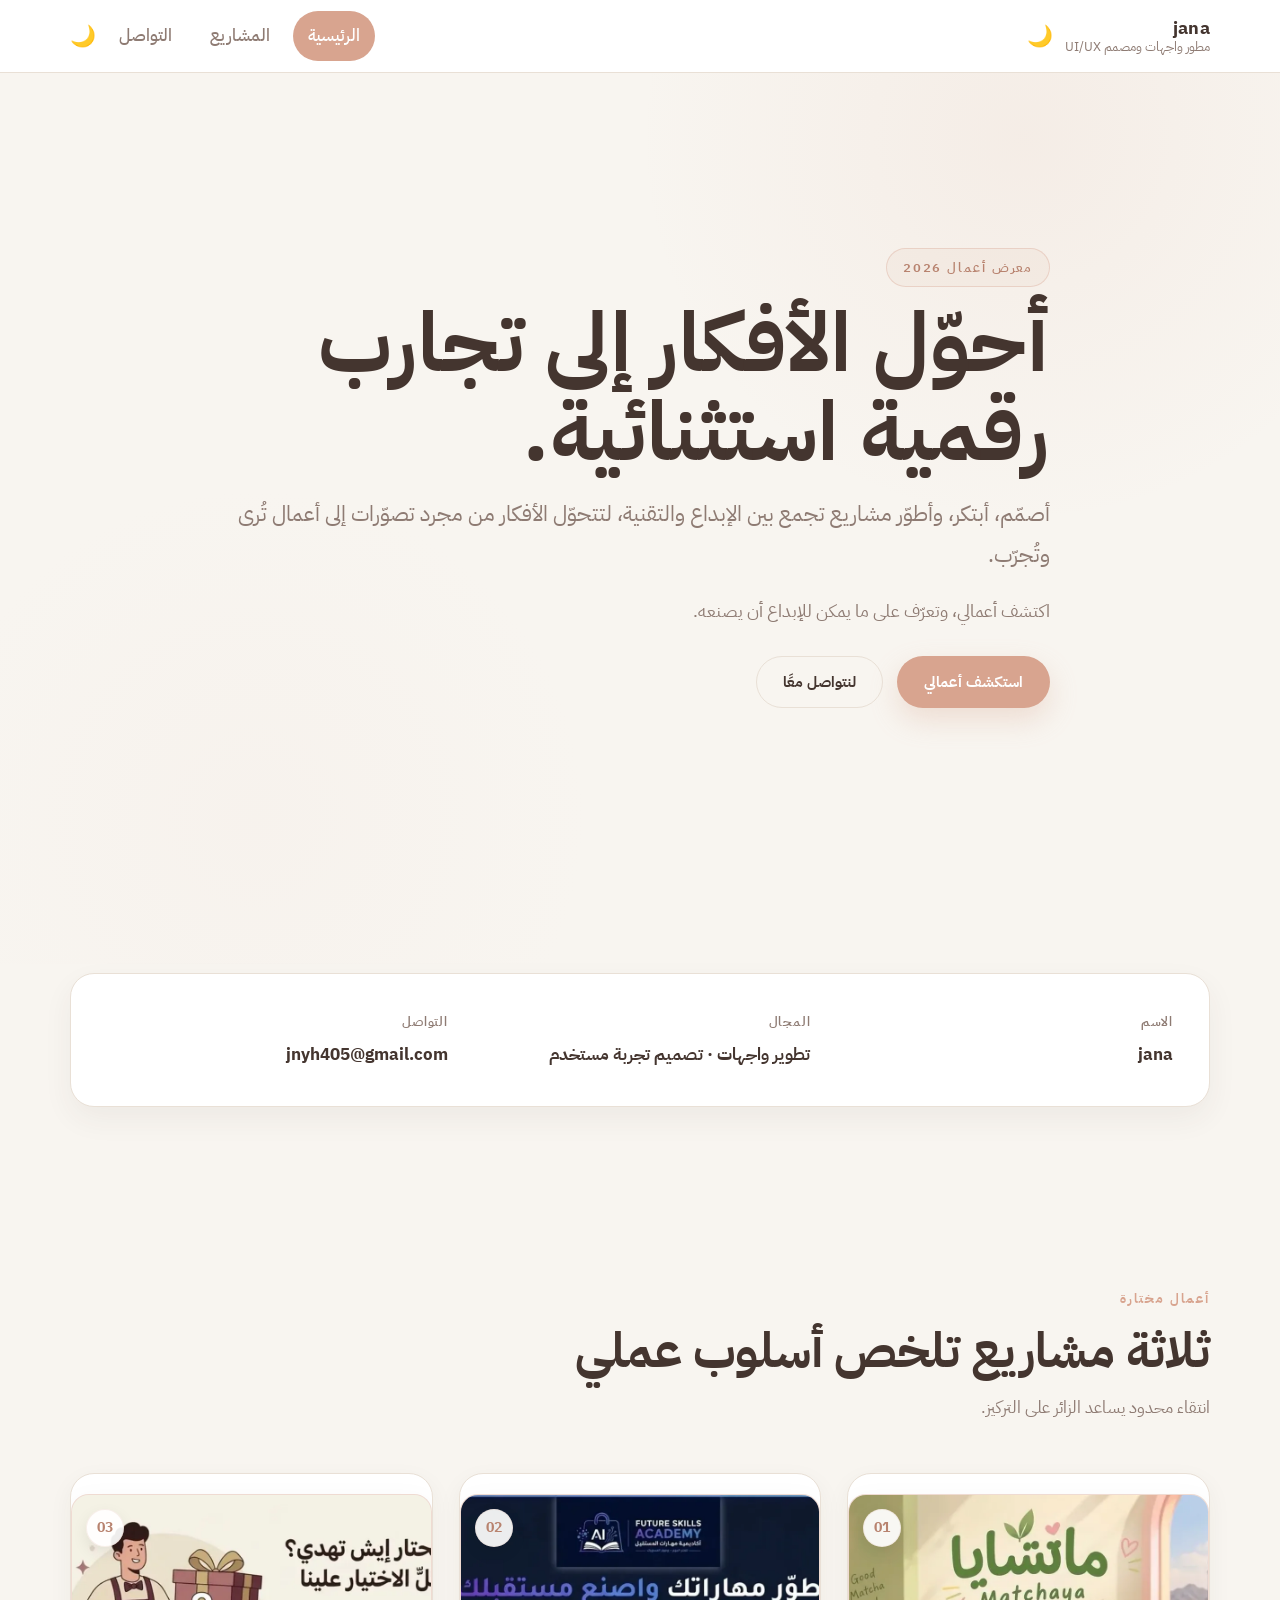
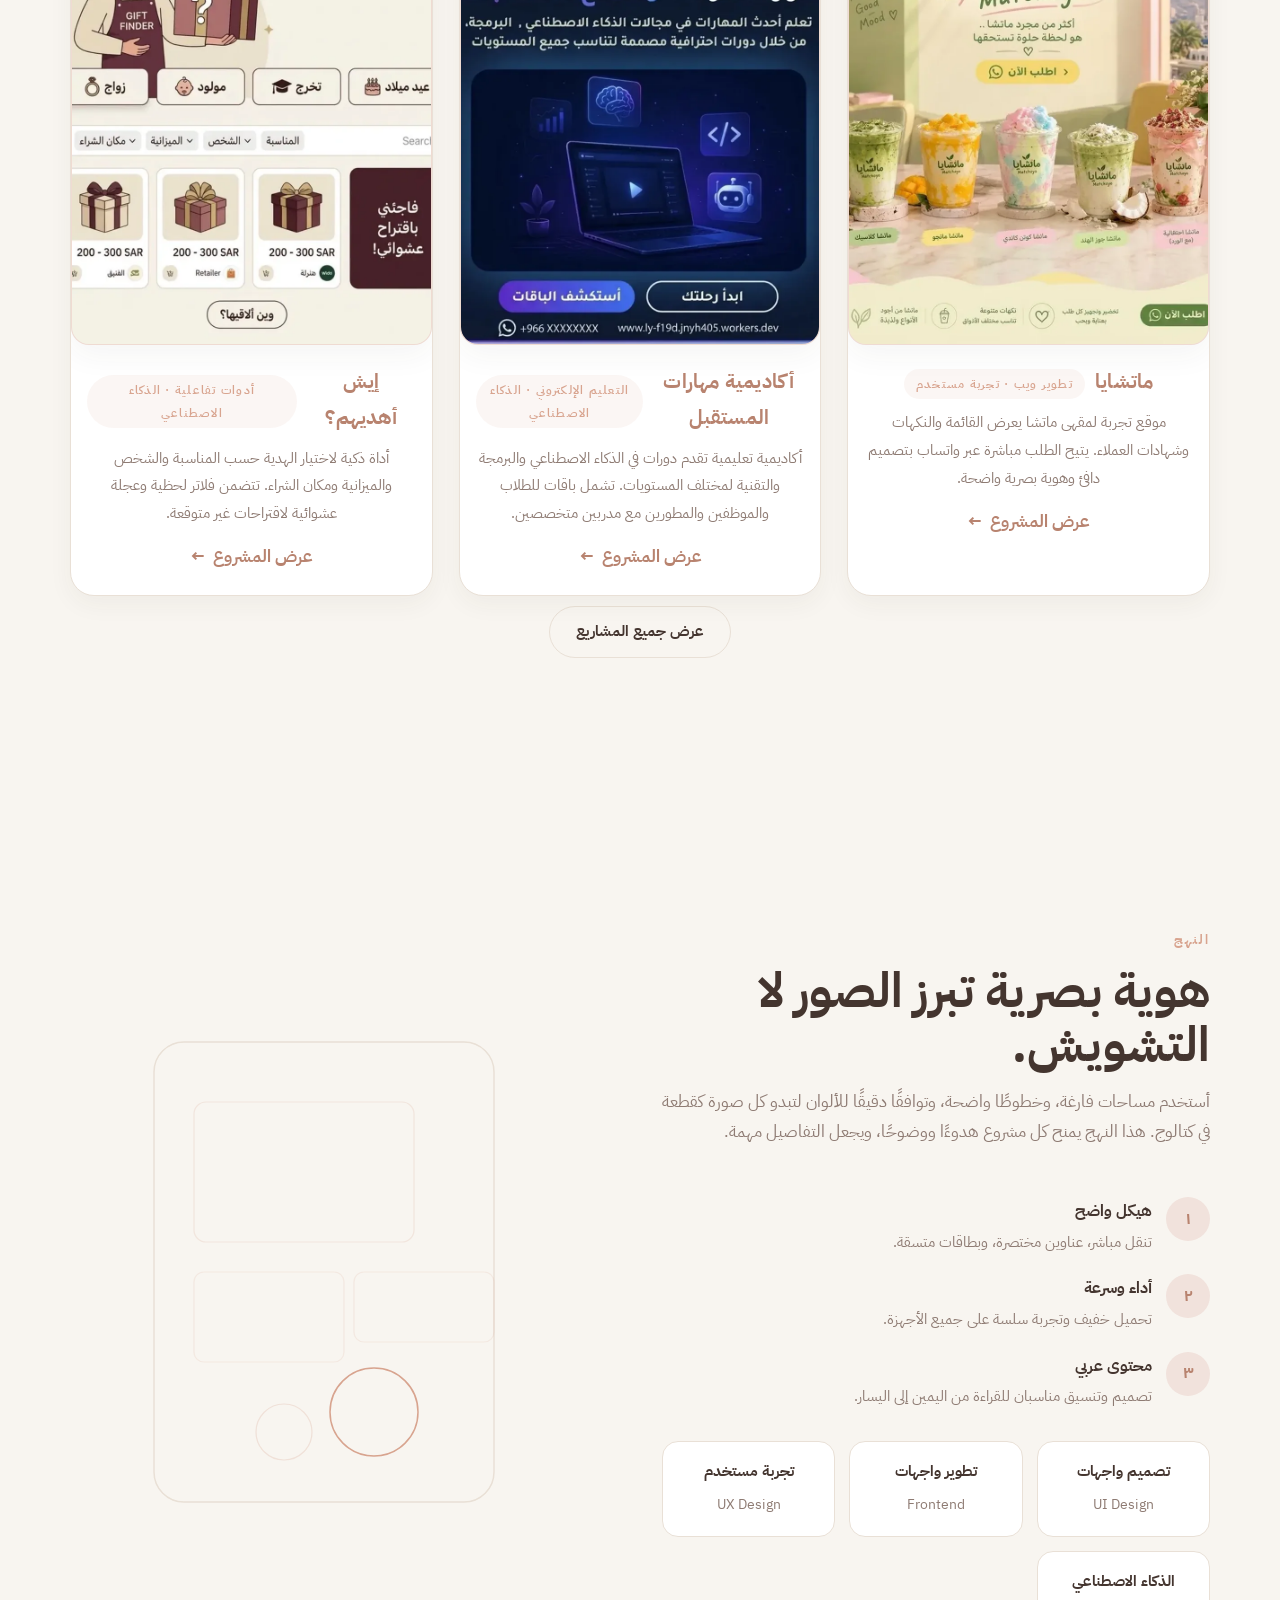
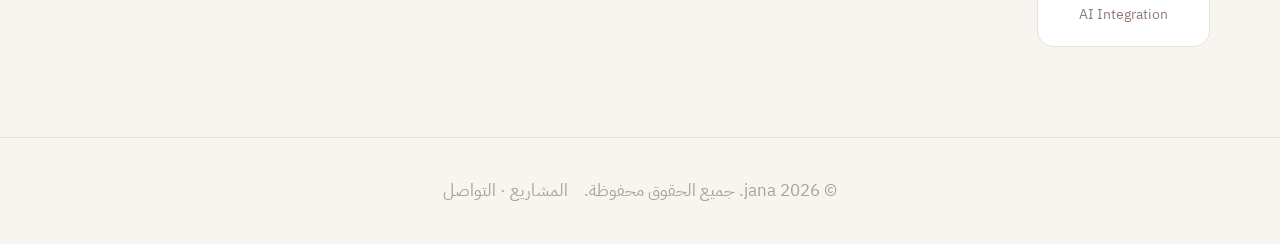
<file: index.html>
<!DOCTYPE html>
<html lang="ar" dir="rtl">
<head>
  <meta charset="UTF-8">
  <meta name="viewport" content="width=device-width, initial-scale=1.0">
  <script>
    (function() {
      var saved = localStorage.getItem("theme");
      var prefersDark = window.matchMedia("(prefers-color-scheme: dark)").matches;
      if (saved) {
        document.documentElement.setAttribute("data-theme", saved);
      } else if (prefersDark) {
        document.documentElement.setAttribute("data-theme", "dark");
      }
    })();
  </script>
  <title>jana | معرض أعمال</title>
  <meta name="description" content="معرض أعمال رقمية بهوية هادئة وراقية.">
  <link rel="preconnect" href="https://fonts.googleapis.com">
  <link rel="preconnect" href="https://fonts.gstatic.com" crossorigin>
  <link href="https://fonts.googleapis.com/css2?family=IBM+Plex+Sans+Arabic:wght@300;400;500;600;700&display=swap" rel="stylesheet">
  <link rel="stylesheet" href="assets/css/style.css">
</head>
<body>
  <header class="site-header">
    <div class="container header-inner">
      <div class="brand-group">
        <a class="brand" href="index.html" aria-label="الصفحة الرئيسية">
          <span class="brand-name">jana</span>
          <span class="brand-role">مطور واجهات ومصمم UI/UX</span>
        </a>
      </div>
      <div class="header-controls">
        <button class="theme-toggle nav-theme-toggle" type="button" aria-label="التبديل للوضع الليلي" title="الوضع الليلي">🌙</button>
        <button class="nav-toggle" type="button" aria-expanded="false" aria-label="فتح القائمة">
          <span></span>
        </button>
      </div>
      <nav class="nav" aria-label="التنقل الرئيسي">
        <a class="nav-link is-active" href="index.html">الرئيسية</a>
        <a class="nav-link" href="projects.html">المشاريع</a>
        <a class="nav-link" href="contact.html">التواصل</a>
        <button class="theme-toggle nav-theme-toggle" type="button" aria-label="التبديل للوضع الليلي" title="الوضع الليلي">🌙</button>
      </nav>
    </div>
  </header>

  <main class="site-main">
    <section class="hero" aria-labelledby="hero-title">
      <div class="container hero-content">
        <span class="hero-kicker" data-reveal>معرض أعمال 2026</span>
        <h1 class="hero-title" id="hero-title" data-reveal>أحوّل الأفكار إلى تجارب رقمية استثنائية.</h1>
        <p class="hero-role" data-reveal>أصمّم، أبتكر، وأطوّر مشاريع تجمع بين الإبداع والتقنية، لتتحوّل الأفكار من مجرد تصوّرات إلى أعمال تُرى وتُجرّب.</p>
        <p class="hero-text" data-reveal>اكتشف أعمالي، وتعرّف على ما يمكن للإبداع أن يصنعه.</p>
        <div class="hero-actions" data-reveal>
          <a class="button button-primary" href="projects.html">استكشف أعمالي</a>
          <a class="button button-outline" href="contact.html">لنتواصل معًا</a>
        </div>
      </div>
    </section>

    <section class="section">
      <div class="container">
        <div class="contact-strip" data-reveal>
          <div class="contact-chip">
            <span class="contact-label">الاسم</span>
            <strong class="contact-value">jana</strong>
          </div>
          <div class="contact-chip">
            <span class="contact-label">المجال</span>
            <strong class="contact-value">تطوير واجهات · تصميم تجربة مستخدم</strong>
          </div>
          <div class="contact-chip">
            <span class="contact-label">التواصل</span>
            <strong class="contact-value">jnyh405@gmail.com</strong>
          </div>
        </div>
      </div>
    </section>

    <section class="section">
      <div class="container">
        <header class="section-heading" data-reveal>
          <span class="section-kicker">أعمال مختارة</span>
          <h2 class="section-title">ثلاثة مشاريع تلخص أسلوب عملي</h2>
          <p class="section-text">انتقاء محدود يساعد الزائر على التركيز.</p>
        </header>

        <div class="project-grid featured-grid" data-reveal>
          <article class="project-card" data-reveal>
            <div class="project-frame">
              <img src="assets/images/matcha2.webp" alt="ماتشايا - واجهة موقع مقهى ماتشا" width="800" height="1000" loading="lazy">
              <span class="project-number">01</span>
            </div>
            <div class="project-head">
              <h3 class="project-title">ماتشايا</h3>
              <span class="project-category">تطوير ويب · تجربة مستخدم</span>
            </div>
            <p class="project-description">
              موقع تجربة لمقهى ماتشا يعرض القائمة والنكهات وشهادات العملاء. يتيح الطلب مباشرة عبر واتساب بتصميم دافئ وهوية بصرية واضحة.
            </p>
            <a class="project-link" href="https://raspy-limit-0e07.jnyh405.workers.dev">عرض المشروع</a>
          </article>

          <article class="project-card">
            <div class="project-frame">
              <img src="assets/images/academy.webp" alt="أكاديمية مهارات المستقبل - واجهة دورات تعليمية" width="800" height="1000" loading="lazy">
              <span class="project-number">02</span>
            </div>
            <div class="project-head">
              <h3 class="project-title">أكاديمية مهارات المستقبل</h3>
              <span class="project-category">التعليم الإلكتروني · الذكاء الاصطناعي</span>
            </div>
            <p class="project-description">
              أكاديمية تعليمية تقدم دورات في الذكاء الاصطناعي والبرمجة والتقنية لمختلف المستويات. تشمل باقات للطلاب والموظفين والمطورين مع مدربين متخصصين.
            </p>
            <a class="project-link" href="https://solitary-butterfly-f19d.jnyh405.workers.dev">عرض المشروع</a>
          </article>

          <article class="project-card">
            <div class="project-frame">
              <img src="assets/images/gift.webp" alt="إيش أهديهم؟ - أداة اختيار الهدايا الذكية" width="800" height="1000" loading="lazy">
              <span class="project-number">03</span>
            </div>
            <div class="project-head">
              <h3 class="project-title">إيش أهديهم؟</h3>
              <span class="project-category">أدوات تفاعلية · الذكاء الاصطناعي</span>
            </div>
            <p class="project-description">
              أداة ذكية لاختيار الهدية حسب المناسبة والشخص والميزانية ومكان الشراء. تتضمن فلاتر لحظية وعجلة عشوائية لاقتراحات غير متوقعة.
            </p>
            <a class="project-link" href="https://royal-king-b152.jnyh405.workers.dev">عرض المشروع</a>
          </article>
        </div>

        <div class="section" style="text-align: center; padding-top: 10px;">
          <a class="button button-outline" href="projects.html">عرض جميع المشاريع</a>
        </div>
      </div>
    </section>

    <section class="section">
      <div class="container">
        <div class="about-grid">
          <div data-reveal>
            <header class="section-heading">
              <span class="section-kicker">النهج</span>
              <h2 class="section-title">هوية بصرية تبرز الصور لا التشويش.</h2>
              <p class="section-text">
                أستخدم مساحات فارغة، وخطوطًا واضحة، وتوافقًا دقيقًا للألوان لتبدو كل صورة كقطعة في كتالوج. هذا النهج يمنح كل مشروع هدوءًا ووضوحًا، ويجعل التفاصيل مهمة.
              </p>
            </header>
            <div class="about-list">
              <div class="about-item">
                <span class="about-icon">١</span>
                <div>
                  <strong>هيكل واضح</strong>
                  <p>تنقل مباشر، عناوين مختصرة، وبطاقات متسقة.</p>
                </div>
              </div>
              <div class="about-item">
                <span class="about-icon">٢</span>
                <div>
                  <strong>أداء وسرعة</strong>
                  <p>تحميل خفيف وتجربة سلسة على جميع الأجهزة.</p>
                </div>
              </div>
              <div class="about-item">
                <span class="about-icon">٣</span>
                <div>
                  <strong>محتوى عربي</strong>
                  <p>تصميم وتنسيق مناسبان للقراءة من اليمين إلى اليسار.</p>
                </div>
              </div>
            </div>
            <div class="skills-grid" data-reveal>
              <div class="skill-card">
                <strong>تصميم واجهات</strong>
                <span>UI Design</span>
              </div>
              <div class="skill-card">
                <strong>تطوير واجهات</strong>
                <span>Frontend</span>
              </div>
              <div class="skill-card">
                <strong>تجربة مستخدم</strong>
                <span>UX Design</span>
              </div>
              <div class="skill-card">
                <strong>الذكاء الاصطناعي</strong>
                <span>AI Integration</span>
              </div>
            </div>
          </div>
          <div class="about-image" data-reveal style="text-align:center;">
            <svg width="420" height="520" viewBox="0 0 420 520" fill="none" xmlns="http://www.w3.org/2000/svg" role="img" aria-label="زخرفة مجردة">
              <rect x="20" y="20" width="340" height="460" rx="30" stroke="var(--border)" stroke-width="1.5"/>
              <rect x="60" y="80" width="220" height="140" rx="12" stroke="rgba(216,164,143,0.2)" stroke-width="1.2"/>
              <rect x="60" y="250" width="150" height="90" rx="10" stroke="rgba(216,164,143,0.15)" stroke-width="1.2"/>
              <rect x="220" y="250" width="140" height="70" rx="10" stroke="rgba(216,164,143,0.15)" stroke-width="1.2"/>
              <circle cx="240" cy="390" r="44" stroke="var(--accent)" stroke-width="1.5"/>
              <circle cx="150" cy="410" r="28" stroke="rgba(216,164,143,0.25)" stroke-width="1.2"/>
            </svg>
          </div>
        </div>
      </div>
    </section>
  </main>

  <footer class="site-footer">
    <div class="container footer-inner">
      <span>© 2026 jana. جميع الحقوق محفوظة.</span>
      <div>
        <a href="projects.html">المشاريع</a> ·
        <a href="contact.html">التواصل</a>
      </div>
    </div>
  </footer>

  <script src="assets/js/main.js"></script>
</body>
</html>
</file>
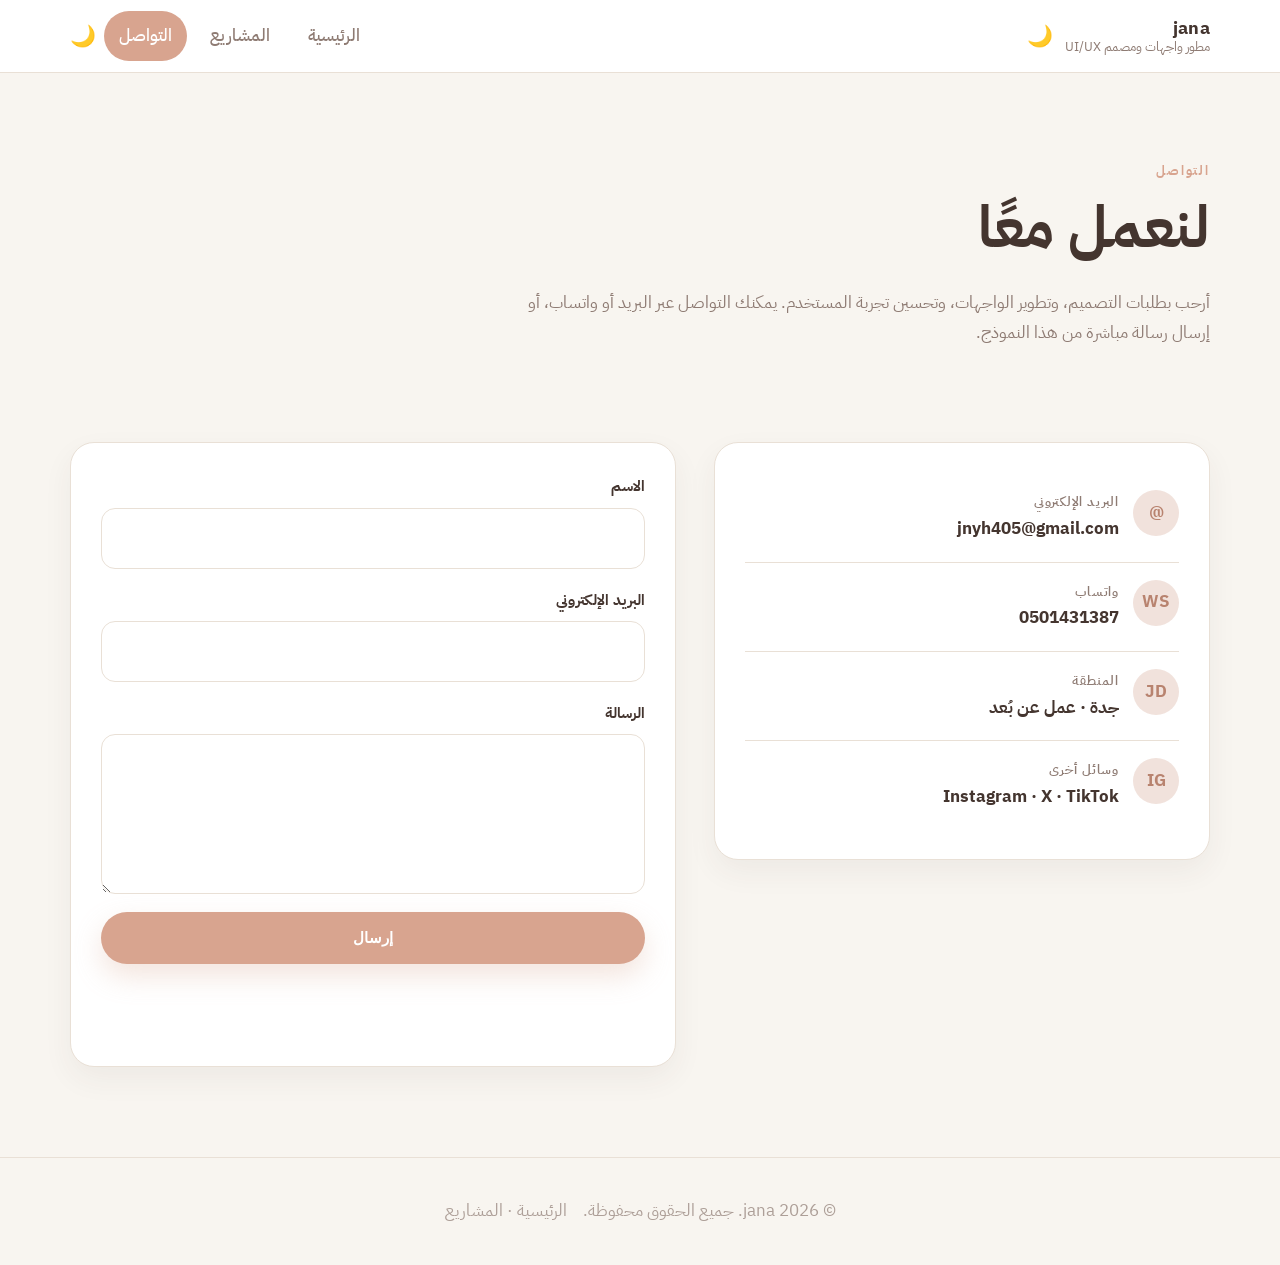
<file: contact.html>
<!DOCTYPE html>
<html lang="ar" dir="rtl">
<head>
  <meta charset="UTF-8">
  <meta name="viewport" content="width=device-width, initial-scale=1.0">
  <script>
    (function() {
      var saved = localStorage.getItem("theme");
      var prefersDark = window.matchMedia("(prefers-color-scheme: dark)").matches;
      if (saved) {
        document.documentElement.setAttribute("data-theme", saved);
      } else if (prefersDark) {
        document.documentElement.setAttribute("data-theme", "dark");
      }
    })();
  </script>
  <title>التواصل | jana</title>
  <meta name="description" content="معلومات التواصل.">
  <link rel="preconnect" href="https://fonts.googleapis.com">
  <link rel="preconnect" href="https://fonts.gstatic.com" crossorigin>
  <link href="https://fonts.googleapis.com/css2?family=IBM+Plex+Sans+Arabic:wght@300;400;500;600;700&display=swap" rel="stylesheet">
  <link rel="stylesheet" href="assets/css/style.css">
</head>
<body>
  <header class="site-header">
    <div class="container header-inner">
      <div class="brand-group">
        <a class="brand" href="index.html" aria-label="الصفحة الرئيسية">
          <span class="brand-name">jana</span>
          <span class="brand-role">مطور واجهات ومصمم UI/UX</span>
        </a>
      </div>
      <div class="header-controls">
        <button class="theme-toggle nav-theme-toggle" type="button" aria-label="التبديل للوضع الليلي" title="الوضع الليلي">🌙</button>
        <button class="nav-toggle" type="button" aria-expanded="false" aria-label="فتح القائمة">
          <span></span>
        </button>
      </div>
      <nav class="nav" aria-label="التنقل الرئيسي">
        <a class="nav-link" href="index.html">الرئيسية</a>
        <a class="nav-link" href="projects.html">المشاريع</a>
        <a class="nav-link is-active" href="contact.html">التواصل</a>
        <button class="theme-toggle nav-theme-toggle" type="button" aria-label="التبديل للوضع الليلي" title="الوضع الليلي">🌙</button>
      </nav>
    </div>
  </header>

  <main class="site-main">
    <section class="page-hero">
      <div class="container">
        <header class="section-heading" data-reveal>
          <span class="section-kicker">التواصل</span>
          <h1 class="page-title">لنعمل معًا</h1>
          <p class="page-intro">
            أرحب بطلبات التصميم، وتطوير الواجهات، وتحسين تجربة المستخدم. يمكنك التواصل عبر البريد أو واتساب، أو إرسال رسالة مباشرة من هذا النموذج.
          </p>
        </header>
      </div>
    </section>

    <section class="section" style="padding-top: 0;">
      <div class="container">
        <div class="contact-page">
          <div class="contact-card" data-reveal>
            <div class="contact-detail">
              <span class="contact-icon">@</span>
              <div>
                <div class="contact-label">البريد الإلكتروني</div>
                <a class="contact-value" href="mailto:jnyh405@gmail.com">jnyh405@gmail.com</a>
              </div>
            </div>
            <div class="contact-detail">
              <span class="contact-icon">WS</span>
              <div>
                <div class="contact-label">واتساب</div>
                <a class="contact-value" href="https://wa.me/966501431387">0501431387</a>
              </div>
            </div>
            <div class="contact-detail">
              <span class="contact-icon">JD</span>
              <div>
                <div class="contact-label">المنطقة</div>
                <span class="contact-value">جدة · عمل عن بُعد</span>
              </div>
            </div>
            <div class="contact-detail">
              <span class="contact-icon">IG</span>
              <div>
                <div class="contact-label">وسائل أخرى</div>
                <span class="contact-value">Instagram · X · TikTok</span>
              </div>
            </div>
          </div>

          <form class="contact-form contact-card" data-reveal>
            <div class="form-field">
              <label for="name">الاسم</label>
              <input id="name" name="name" type="text" required>
            </div>
            <div class="form-field">
              <label for="email">البريد الإلكتروني</label>
              <input id="email" name="email" type="email" required>
            </div>
            <div class="form-field">
              <label for="message">الرسالة</label>
              <textarea id="message" name="message" required></textarea>
            </div>
            <button class="button button-primary" type="submit">إرسال</button>
            <p class="form-status" role="status"></p>
          </form>
        </div>
      </div>
    </section>
  </main>

  <footer class="site-footer">
    <div class="container footer-inner">
      <span>© 2026 jana. جميع الحقوق محفوظة.</span>
      <div>
        <a href="index.html">الرئيسية</a> ·
        <a href="projects.html">المشاريع</a>
      </div>
    </div>
  </footer>

  <script src="assets/js/main.js"></script>
</body>
</html>
</file>
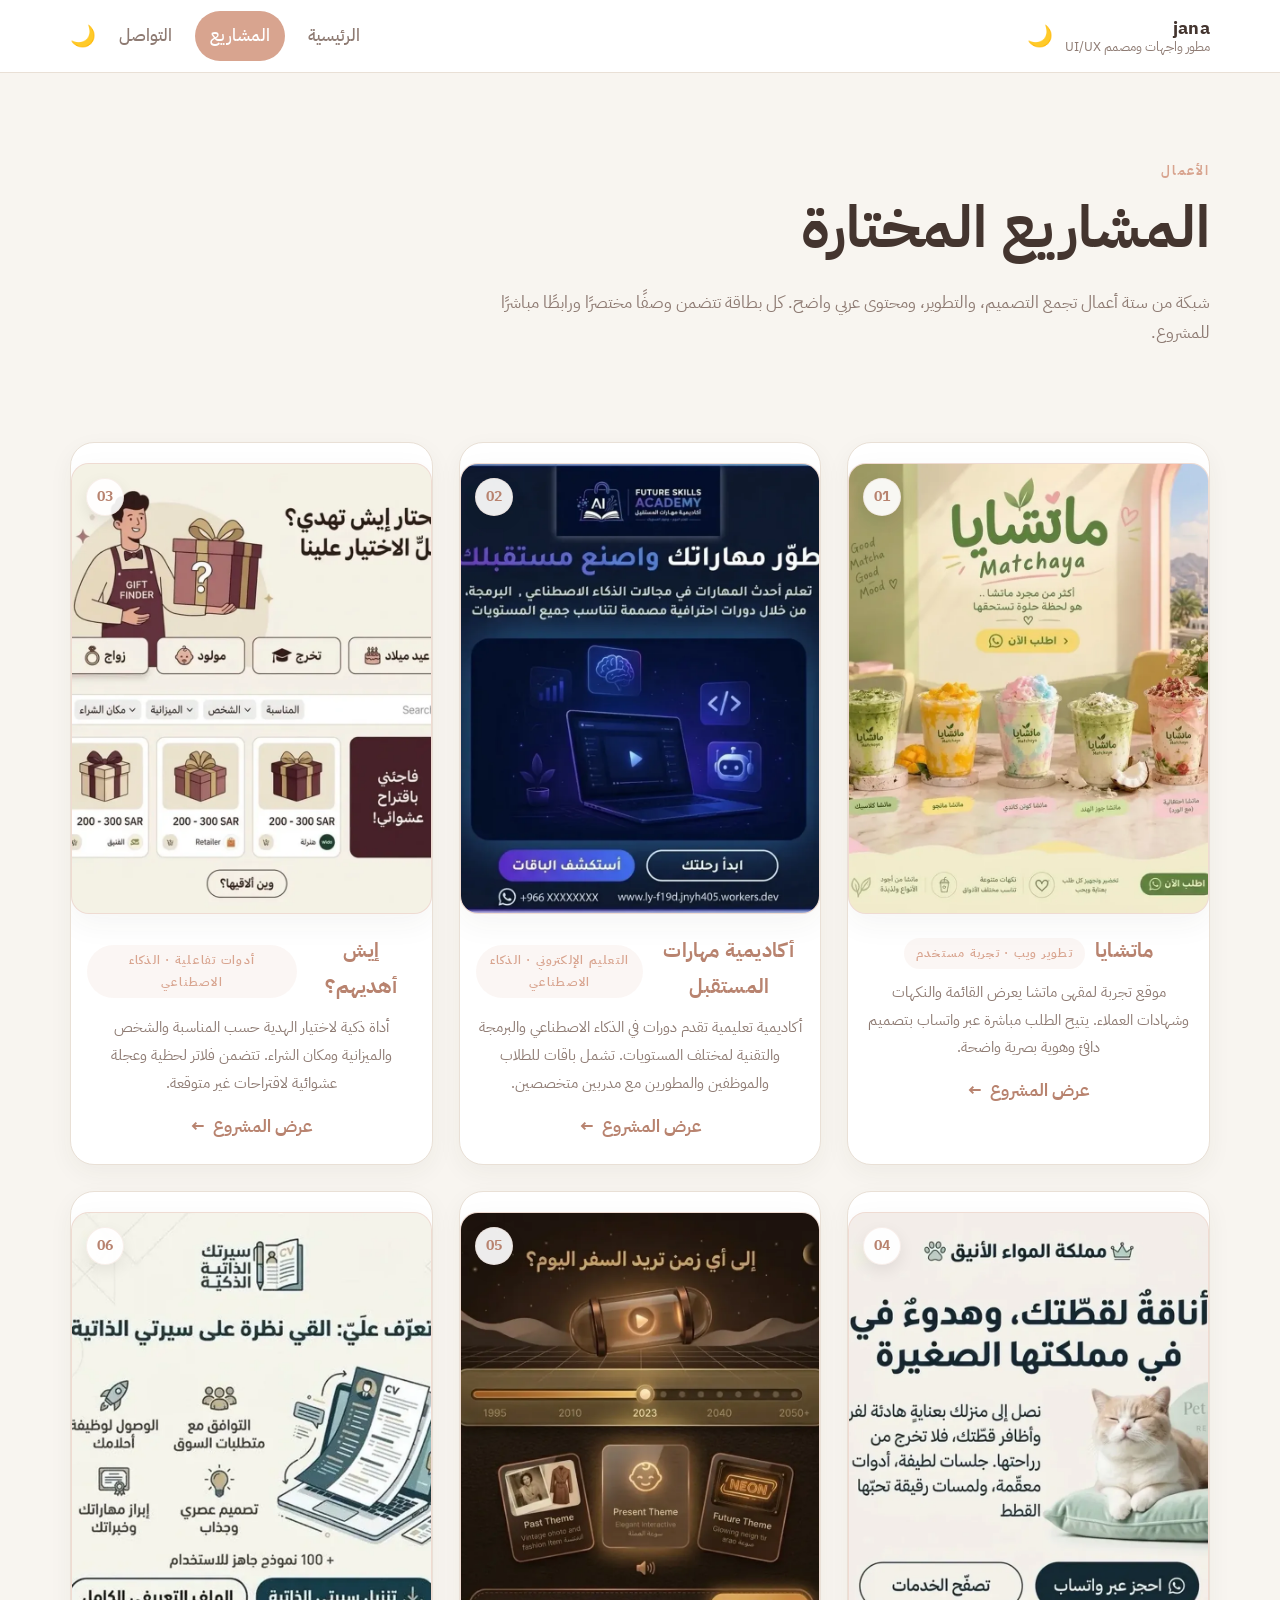
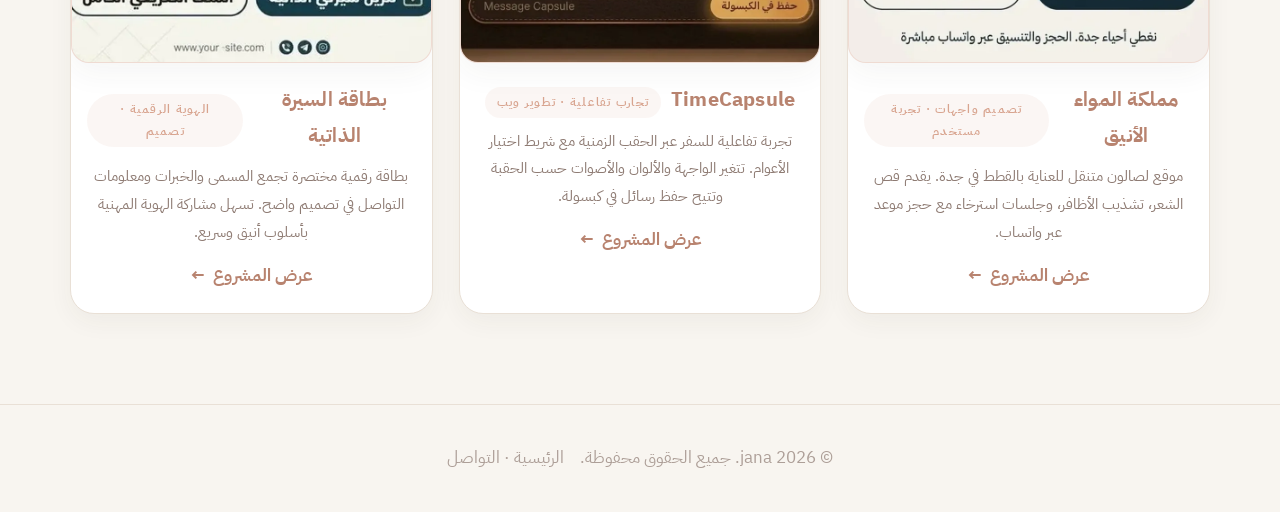
<file: projects.html>
<!DOCTYPE html>
<html lang="ar" dir="rtl">
<head>
  <meta charset="UTF-8">
  <meta name="viewport" content="width=device-width, initial-scale=1.0">
  <script>
    (function() {
      var saved = localStorage.getItem("theme");
      var prefersDark = window.matchMedia("(prefers-color-scheme: dark)").matches;
      if (saved) {
        document.documentElement.setAttribute("data-theme", saved);
      } else if (prefersDark) {
        document.documentElement.setAttribute("data-theme", "dark");
      }
    })();
  </script>
  <title>المشاريع | jana</title>
  <meta name="description" content="شبكة من ستة مشاريع مختارة.">
  <link rel="preconnect" href="https://fonts.googleapis.com">
  <link rel="preconnect" href="https://fonts.gstatic.com" crossorigin>
  <link href="https://fonts.googleapis.com/css2?family=IBM+Plex+Sans+Arabic:wght@300;400;500;600;700&display=swap" rel="stylesheet">
  <link rel="stylesheet" href="assets/css/style.css">
</head>
<body>
  <header class="site-header">
    <div class="container header-inner">
      <div class="brand-group">
        <a class="brand" href="index.html" aria-label="الصفحة الرئيسية">
          <span class="brand-name">jana</span>
          <span class="brand-role">مطور واجهات ومصمم UI/UX</span>
        </a>
      </div>
      <div class="header-controls">
        <button class="theme-toggle nav-theme-toggle" type="button" aria-label="التبديل للوضع الليلي" title="الوضع الليلي">🌙</button>
        <button class="nav-toggle" type="button" aria-expanded="false" aria-label="فتح القائمة">
          <span></span>
        </button>
      </div>
      <nav class="nav" aria-label="التنقل الرئيسي">
        <a class="nav-link" href="index.html">الرئيسية</a>
        <a class="nav-link is-active" href="projects.html">المشاريع</a>
        <a class="nav-link" href="contact.html">التواصل</a>
        <button class="theme-toggle nav-theme-toggle" type="button" aria-label="التبديل للوضع الليلي" title="الوضع الليلي">🌙</button>
      </nav>
    </div>
  </header>

  <main class="site-main">
    <section class="page-hero">
      <div class="container">
        <header class="section-heading" data-reveal>
          <span class="section-kicker">الأعمال</span>
          <h1 class="page-title">المشاريع المختارة</h1>
          <p class="page-intro">
            شبكة من ستة أعمال تجمع التصميم، والتطوير، ومحتوى عربي واضح. كل بطاقة تتضمن وصفًا مختصرًا ورابطًا مباشرًا للمشروع.
          </p>
        </header>
      </div>
    </section>

    <section class="section" style="padding-top: 0;">
      <div class="container">
        <div class="project-grid">
          <article class="project-card" data-reveal>
            <div class="project-frame">
              <img src="assets/images/matcha2.webp" alt="ماتشايا - واجهة موقع مقهى ماتشا" width="800" height="1000" loading="lazy">
              <span class="project-number">01</span>
            </div>
            <div class="project-head">
              <h2 class="project-title">ماتشايا</h2>
              <span class="project-category">تطوير ويب · تجربة مستخدم</span>
            </div>
            <p class="project-description">
              موقع تجربة لمقهى ماتشا يعرض القائمة والنكهات وشهادات العملاء. يتيح الطلب مباشرة عبر واتساب بتصميم دافئ وهوية بصرية واضحة.
            </p>
            <a class="project-link" href="https://raspy-limit-0e07.jnyh405.workers.dev">عرض المشروع</a>
          </article>

          <article class="project-card" data-reveal>
            <div class="project-frame">
              <img src="assets/images/academy.webp" alt="أكاديمية مهارات المستقبل - واجهة دورات تعليمية" width="800" height="1000" loading="lazy">
              <span class="project-number">02</span>
            </div>
            <div class="project-head">
              <h2 class="project-title">أكاديمية مهارات المستقبل</h2>
              <span class="project-category">التعليم الإلكتروني · الذكاء الاصطناعي</span>
            </div>
            <p class="project-description">
              أكاديمية تعليمية تقدم دورات في الذكاء الاصطناعي والبرمجة والتقنية لمختلف المستويات. تشمل باقات للطلاب والموظفين والمطورين مع مدربين متخصصين.
            </p>
            <a class="project-link" href="https://solitary-butterfly-f19d.jnyh405.workers.dev">عرض المشروع</a>
          </article>

          <article class="project-card" data-reveal>
            <div class="project-frame">
              <img src="assets/images/gift.webp" alt="إيش أهديهم؟ - أداة اختيار الهدايا الذكية" width="800" height="1000" loading="lazy">
              <span class="project-number">03</span>
            </div>
            <div class="project-head">
              <h2 class="project-title">إيش أهديهم؟</h2>
              <span class="project-category">أدوات تفاعلية · الذكاء الاصطناعي</span>
            </div>
            <p class="project-description">
              أداة ذكية لاختيار الهدية حسب المناسبة والشخص والميزانية ومكان الشراء. تتضمن فلاتر لحظية وعجلة عشوائية لاقتراحات غير متوقعة.
            </p>
            <a class="project-link" href="https://royal-king-b152.jnyh405.workers.dev">عرض المشروع</a>
          </article>

          <article class="project-card" data-reveal>
            <div class="project-frame">
              <img src="assets/images/cat2.webp" alt="مملكة المواء الأنيق - صالون متنقل للعناية بالقطط" width="800" height="1000" loading="lazy">
              <span class="project-number">04</span>
            </div>
            <div class="project-head">
              <h2 class="project-title">مملكة المواء الأنيق</h2>
              <span class="project-category">تصميم واجهات · تجربة مستخدم</span>
            </div>
            <p class="project-description">
              موقع لصالون متنقل للعناية بالقطط في جدة. يقدم قص الشعر، تشذيب الأظافر، وجلسات استرخاء مع حجز موعد عبر واتساب.
            </p>
            <a class="project-link" href="https://elegant-meow-kingdom.lovable.app">عرض المشروع</a>
          </article>

          <article class="project-card" data-reveal>
            <div class="project-frame">
              <img src="assets/images/capsule.webp" alt="TimeCapsule - تجربة السفر عبر الحقب الزمنية" width="800" height="1000" loading="lazy">
              <span class="project-number">05</span>
            </div>
            <div class="project-head">
              <h2 class="project-title">TimeCapsule</h2>
              <span class="project-category">تجارب تفاعلية · تطوير ويب</span>
            </div>
            <p class="project-description">
              تجربة تفاعلية للسفر عبر الحقب الزمنية مع شريط اختيار الأعوام. تتغير الواجهة والألوان والأصوات حسب الحقبة وتتيح حفظ رسائل في كبسولة.
            </p>
            <a class="project-link" href="https://icy-tooth-4d9e.jnyh405.workers.dev">عرض المشروع</a>
          </article>

          <article class="project-card" data-reveal>
            <div class="project-frame">
              <img src="assets/images/cv.webp" alt="بطاقة السيرة الذاتية - بطاقة هوية مهنية رقمية" width="800" height="1000" loading="lazy">
              <span class="project-number">06</span>
            </div>
            <div class="project-head">
              <h2 class="project-title">بطاقة السيرة الذاتية</h2>
              <span class="project-category">الهوية الرقمية · تصميم</span>
            </div>
            <p class="project-description">
              بطاقة رقمية مختصرة تجمع المسمى والخبرات ومعلومات التواصل في تصميم واضح. تسهل مشاركة الهوية المهنية بأسلوب أنيق وسريع.
            </p>
            <a class="project-link" href="https://jana-hassan-cv.netlify.app">عرض المشروع</a>
          </article>
        </div>
      </div>
    </section>
  </main>

  <footer class="site-footer">
    <div class="container footer-inner">
      <span>© 2026 jana. جميع الحقوق محفوظة.</span>
      <div>
        <a href="index.html">الرئيسية</a> ·
        <a href="contact.html">التواصل</a>
      </div>
    </div>
  </footer>

  <script src="assets/js/main.js"></script>
</body>
</html>
</file>
<file: assets/css/style.css>
@import url("https://fonts.googleapis.com/css2?family=IBM+Plex+Sans+Arabic:wght@300;400;500;600;700&display=swap");

:root {
  --bg: #F8F5F0;
  --surface: #ffffff;
  --surface-soft: #F1E2DC;
  --text: #44352F;
  --muted: #8E7B73;
  --primary: #D8A48F;
  --primary-dark: #B8836F;
  --accent: #D8A48F;
  --border: #E9E0D6;
  --shadow: 0 12px 30px rgba(68, 53, 47, 0.06);
  --radius: 24px;
  --container: 1140px;
  --header: 72px;
  --font: "IBM Plex Sans Arabic", "Alexandria", "Segoe UI", Tahoma, sans-serif;
}

[data-theme="dark"] {
  --bg: #1C1917;
  --surface: #292421;
  --surface-soft: #332B27;
  --text: #F5EDE6;
  --muted: #B8A898;
  --primary: #D8A48F;
  --primary-dark: #E8B7A5;
  --accent: #D8A48F;
  --border: #4A3E38;
  --shadow: 0 12px 30px rgba(0, 0, 0, 0.45);
}

* {
  box-sizing: border-box;
}

html {
  scroll-behavior: smooth;
}

body {
  margin: 0;
  font-family: var(--font);
  color: var(--text);
  background: var(--bg);
  line-height: 1.8;
  font-size: 17px;
  -webkit-font-smoothing: antialiased;
  direction: rtl;
  transition: background 0.4s ease, color 0.4s ease;
}

img {
  max-width: 100%;
  display: block;
}

a {
  color: inherit;
  text-decoration: none;
}

.container {
  width: min(var(--container), calc(100% - 40px));
  margin: 0 auto;
}

.site-header {
  position: sticky;
  top: 0;
  z-index: 100;
  background: var(--surface);
  backdrop-filter: blur(16px);
  border-bottom: 1px solid var(--border);
  transition: background 0.4s ease, border-color 0.4s ease;
}

.header-inner {
  min-height: var(--header);
  display: flex;
  align-items: center;
  justify-content: space-between;
  gap: 12px;
}

.brand-group {
  display: inline-flex;
  align-items: center;
  gap: 12px;
}

.brand {
  display: inline-flex;
  flex-direction: column;
  line-height: 1.12;
}

.brand-name {
  font-size: 1.15rem;
  font-weight: 700;
  letter-spacing: 0.02em;
  color: var(--text);
}

.brand-role {
  font-size: 0.8rem;
  color: var(--muted);
  margin-top: 2px;
}

.header-controls {
  display: inline-flex;
  align-items: center;
  gap: 10px;
  margin-left: auto;
}

.nav {
  display: flex;
  align-items: center;
  gap: 8px;
}

.nav-link {
  padding: 10px 15px;
  border-radius: 999px;
  color: var(--muted);
  font-weight: 500;
  transition: color 0.25s ease, background 0.25s ease;
}

.nav-link:hover,
.nav-link.is-active {
  color: var(--text);
  background: var(--surface-soft);
}

.nav-link.is-active {
  background: var(--primary);
  color: #fff;
}

.nav-toggle {
  display: none;
  width: 44px;
  height: 44px;
  border: 1px solid var(--border);
  background: var(--surface);
  border-radius: 50%;
  align-items: center;
  justify-content: center;
  cursor: pointer;
}

.theme-toggle {
  width: 44px;
  height: 44px;
  border: 1px solid var(--border);
  background: var(--surface);
  border-radius: 50%;
  display: inline-flex;
  align-items: center;
  justify-content: center;
  cursor: pointer;
  color: var(--text);
  font-size: 1.25rem;
  transition: background 0.25s ease, color 0.25s ease;
}

.theme-toggle:hover {
  background: var(--surface-soft);
}

.nav-theme-toggle {
  padding: 0;
  width: auto;
  font-size: 1.3rem;
  color: var(--muted);
  border: none;
  background: transparent;
  transition: color 0.25s ease, transform 0.25s ease;
}

.nav-theme-toggle:hover {
  background: transparent;
  color: var(--primary-dark);
  transform: scale(1.1);
}

.nav-toggle span {
  width: 20px;
  height: 2px;
  background: var(--text);
  position: relative;
}

.nav-toggle span::before,
.nav-toggle span::after {
  content: "";
  position: absolute;
  width: 20px;
  height: 2px;
  background: var(--text);
  left: 0;
  transition: transform 0.25s ease;
}

.nav-toggle span::before {
  top: -7px;
}

.nav-toggle span::after {
  top: 7px;
}

.site-main {
  overflow: hidden;
}

/* Hero */
.hero {
  position: relative;
  min-height: 90vh;
  display: flex;
  align-items: center;
  justify-content: center;
  background: var(--bg);
  transition: background 0.4s ease;
}

.hero::before {
  content: "";
  position: absolute;
  inset: -10% -10% -10% -10%;
  background:
    radial-gradient(700px circle at 75% 15%, rgba(216, 164, 143, 0.10), transparent 55%),
    radial-gradient(600px circle at 25% 85%, rgba(241, 226, 220, 0.15), transparent 55%);
  z-index: 0;
  transition: background 0.4s ease;
}

.hero-content {
  position: relative;
  z-index: 1;
  text-align: right;
  max-width: 820px;
  padding: 60px 0;
}

.hero-kicker {
  display: inline-block;
  padding: 7px 16px;
  border: 1px solid rgba(216, 164, 143, 0.35);
  border-radius: 999px;
  font-size: 0.8rem;
  font-weight: 600;
  letter-spacing: 0.14em;
  color: var(--primary-dark);
  background: rgba(216, 164, 143, 0.08);
  margin-bottom: 12px;
  transition: border-color 0.4s ease, color 0.4s ease, background 0.4s ease;
}

.hero-title {
  font-size: clamp(2.8rem, 7vw, 5.2rem);
  line-height: 1.08;
  margin: 0 0 16px;
  font-weight: 700;
  letter-spacing: 0.01em;
  color: var(--text);
}

.hero-role {
  font-size: clamp(1.1rem, 2.5vw, 1.4rem);
  color: var(--muted);
  margin: 0 0 20px;
  font-weight: 400;
}

.hero-text {
  font-size: 1.1rem;
  color: var(--muted);
  max-width: 640px;
  margin: 0 0 28px;
  line-height: 1.9;
}

.hero-actions {
  display: flex;
  gap: 14px;
  flex-wrap: wrap;
  justify-content: flex-start;
}

/* Buttons */
.button {
  display: inline-flex;
  align-items: center;
  justify-content: center;
  gap: 8px;
  min-height: 52px;
  padding: 0 26px;
  border-radius: 999px;
  font-weight: 700;
  border: 1px solid transparent;
  cursor: pointer;
  transition: transform 0.25s ease, box-shadow 0.25s ease, background 0.25s ease, color 0.25s ease, border-color 0.25s ease;
  font-size: 0.95rem;
}

.button:hover {
  transform: translateY(-2px);
}

.button-primary {
  background: var(--primary);
  color: #fff;
  box-shadow: 0 12px 28px rgba(216, 164, 143, 0.30);
  transition: background 0.4s ease, box-shadow 0.4s ease;
}

.button-primary:hover {
  background: var(--primary-dark);
  box-shadow: 0 16px 34px rgba(216, 164, 143, 0.38);
}

.button-secondary {
  background: var(--surface-soft);
  color: var(--primary-dark);
  border-color: var(--border);
  transition: background 0.4s ease, color 0.4s ease, border-color 0.4s ease;
}

.button-secondary:hover {
  background: var(--primary);
  color: #fff;
  border-color: var(--primary);
}

.button-outline {
  background: transparent;
  color: var(--text);
  border-color: var(--border);
  transition: background 0.4s ease, color 0.4s ease, border-color 0.4s ease;
}

.button-outline:hover {
  background: var(--primary);
  color: #fff;
  border-color: var(--primary);
}

/* Sections */
.section {
  padding: 90px 0;
}

.section-heading {
  display: grid;
  gap: 14px;
  margin-bottom: 50px;
  text-align: right;
  max-width: 740px;
}

.section-kicker {
  color: var(--primary);
  font-weight: 700;
  letter-spacing: 0.14em;
  font-size: 0.82rem;
  text-transform: uppercase;
}

.section-title {
  font-size: clamp(2rem, 4vw, 3rem);
  line-height: 1.12;
  margin: 0;
  font-weight: 700;
}

.section-text {
  color: var(--muted);
  margin: 0;
  font-size: 1.05rem;
}

.rule {
  width: 56px;
  height: 2px;
  background: var(--primary);
  margin: 0 auto 0 0;
  transition: background 0.4s ease;
}

/* Contact strip */
.contact-strip {
  display: grid;
  grid-template-columns: repeat(3, 1fr);
  gap: 22px;
  padding: 36px;
  background: var(--surface);
  border: 1px solid var(--border);
  border-radius: var(--radius);
  box-shadow: var(--shadow);
  text-align: right;
  transition: background 0.4s ease, border-color 0.4s ease, box-shadow 0.4s ease;
}

.contact-chip {
  display: grid;
  gap: 6px;
}

.contact-label {
  color: var(--muted);
  font-size: 0.82rem;
  font-weight: 600;
  letter-spacing: 0.06em;
}

.contact-value {
  font-weight: 700;
  color: var(--text);
}

/* Project cards */
.project-grid {
  display: grid;
  grid-template-columns: repeat(3, 1fr);
  gap: 26px;
}

.project-card {
  display: flex;
  flex-direction: column;
  align-items: center;
  gap: 0;
  background: var(--surface);
  border: 1px solid var(--border);
  border-radius: var(--radius);
  box-shadow: 0 8px 24px rgba(68, 53, 47, 0.05);
  transition: transform 0.35s ease, border-color 0.35s ease, box-shadow 0.35s ease, background 0.4s ease;
  text-align: center;
  overflow: hidden;
  height: 100%;
}

.project-card:hover {
  transform: translateY(-8px);
  border-color: var(--primary);
  box-shadow: 0 20px 48px rgba(68, 53, 47, 0.10);
}

.project-frame {
  position: relative;
  width: 100%;
  max-width: none;
  height: auto;
  aspect-ratio: 4 / 5;
  margin: 20px auto 0;
  border-radius: calc(var(--radius) - 6px);
  overflow: hidden;
  background: var(--surface-soft);
  border: 1px solid rgba(216, 164, 143, 0.12);
  box-shadow: 0 10px 30px rgba(68, 53, 47, 0.05);
  transition: background 0.4s ease, border-color 0.4s ease, box-shadow 0.4s ease;
}

.project-frame img {
  width: 100%;
  height: 100%;
  object-fit: cover;
  display: block;
  transition: transform 0.7s ease, filter 0.7s ease;
  filter: grayscale(0%) contrast(1) brightness(1);
}

.project-card:hover .project-frame img {
  transform: scale(1.03);
  filter: grayscale(0%) contrast(1.02) brightness(1.02);
}

.project-number {
  position: absolute;
  top: 14px;
  left: 14px;
  width: 38px;
  height: 38px;
  border-radius: 50%;
  background: rgba(255, 255, 255, 0.92);
  color: var(--primary-dark);
  display: inline-flex;
  align-items: center;
  justify-content: center;
  font-weight: 800;
  font-size: 0.9rem;
  border: 1px solid rgba(216, 164, 143, 0.18);
  box-shadow: 0 6px 16px rgba(0, 0, 0, 0.08);
  transition: background 0.4s ease, color 0.4s ease, border-color 0.4s ease, box-shadow 0.4s ease;
}

.project-head {
  display: flex;
  align-items: center;
  justify-content: center;
  gap: 10px;
  margin: 18px 16px 6px 16px;
}

.project-title {
  font-size: 1.25rem;
  margin: 0;
  font-weight: 700;
  letter-spacing: 0.01em;
  color: var(--primary-dark);
  text-align: center;
  transition: color 0.4s ease;
}

.project-category {
  font-size: 0.78rem;
  font-weight: 600;
  letter-spacing: 0.1em;
  color: var(--primary);
  background: rgba(216, 164, 143, 0.10);
  padding: 4px 12px;
  border-radius: 999px;
  margin-top: 6px;
  transition: background 0.4s ease, color 0.4s ease;
}

.project-description {
  color: var(--muted);
  margin: 4px 18px 14px 18px;
  font-size: 0.94rem;
  line-height: 1.85;
  text-align: center;
}

.project-link {
  display: inline-flex;
  align-items: center;
  justify-content: center;
  gap: 8px;
  color: var(--primary-dark);
  font-weight: 700;
  margin: 0 0 22px 0;
  transition: color 0.4s ease;
}

.project-link::after {
  content: "←";
  transition: transform 0.2s ease;
}

.project-link:hover::after {
  transform: translateX(-5px);
}

/* Page hero (projects/contact) */
.page-hero {
  padding: 86px 0 44px;
  text-align: right;
}

.page-title {
  font-size: clamp(2.2rem, 5vw, 3.6rem);
  margin: 0 0 14px;
  line-height: 1.1;
  font-weight: 700;
}

.page-intro {
  color: var(--muted);
  max-width: 720px;
  font-size: 1.05rem;
  margin: 0;
}

/* About */
.about-grid {
  display: grid;
  grid-template-columns: minmax(0, 1fr) minmax(0, 1fr);
  gap: 44px;
  align-items: center;
  text-align: right;
}

.about-list {
  display: grid;
  gap: 18px;
  margin-top: 26px;
}

.about-item {
  display: grid;
  grid-template-columns: 44px 1fr;
  gap: 14px;
  align-items: start;
}

.about-icon {
  width: 44px;
  height: 44px;
  border-radius: 50%;
  display: inline-flex;
  align-items: center;
  justify-content: center;
  background: var(--surface-soft);
  color: var(--primary-dark);
  font-weight: 800;
  transition: background 0.4s ease, color 0.4s ease;
}

.about-item strong {
  display: block;
  font-size: 1rem;
  margin-bottom: 3px;
}

.about-item p {
  margin: 0;
  color: var(--muted);
  font-size: 0.95rem;
}

.skills-grid {
  display: grid;
  grid-template-columns: repeat(auto-fit, minmax(140px, 1fr));
  gap: 14px;
  margin-top: 30px;
}

.skill-card {
  background: var(--surface);
  border: 1px solid var(--border);
  border-radius: 16px;
  padding: 16px;
  text-align: center;
  transition: border-color 0.3s ease, transform 0.3s ease, box-shadow 0.3s ease;
}

.skill-card:hover {
  border-color: var(--primary);
  transform: translateY(-3px);
  box-shadow: 0 10px 24px rgba(68, 53, 47, 0.08);
}

.skill-card strong {
  display: block;
  font-size: 0.95rem;
  font-weight: 700;
  color: var(--text);
  margin-bottom: 4px;
}

.skill-card span {
  font-size: 0.85rem;
  color: var(--muted);
}

/* Contact page */
.contact-page {
  display: grid;
  grid-template-columns: minmax(0, 0.9fr) minmax(0, 1.1fr);
  gap: 38px;
  align-items: start;
  text-align: right;
}

.contact-card {
  background: var(--surface);
  border: 1px solid var(--border);
  border-radius: var(--radius);
  padding: 30px;
  box-shadow: var(--shadow);
  transition: background 0.4s ease, border-color 0.4s ease, box-shadow 0.4s ease;
}

.contact-detail {
  display: grid;
  grid-template-columns: 46px 1fr;
  gap: 14px;
  padding: 17px 0;
  border-bottom: 1px solid var(--border);
}

.contact-detail:last-child {
  border-bottom: 0;
}

.contact-icon {
  width: 46px;
  height: 46px;
  border-radius: 50%;
  background: var(--surface-soft);
  color: var(--primary-dark);
  display: inline-flex;
  align-items: center;
  justify-content: center;
  font-weight: 800;
  flex-shrink: 0;
  transition: background 0.4s ease, color 0.4s ease;
}

.contact-form {
  display: grid;
  gap: 18px;
}

.form-field {
  display: grid;
  gap: 8px;
}

.form-field label {
  font-weight: 700;
  font-size: 0.92rem;
}

.form-field input,
.form-field textarea {
  width: 100%;
  border: 1px solid var(--border);
  border-radius: 14px;
  padding: 14px 16px;
  font: inherit;
  color: var(--text);
  background: var(--surface);
  transition: border-color 0.4s ease, color 0.4s ease, background 0.4s ease;
}

.form-field textarea {
  min-height: 160px;
  resize: vertical;
}

.form-status {
  color: var(--primary-dark);
  font-weight: 700;
  min-height: 24px;
  font-size: 0.95rem;
}

/* Footer */
.site-footer {
  padding: 38px 0;
  border-top: 1px solid var(--border);
  color: var(--muted);
  text-align: center;
  transition: border-color 0.4s ease, color 0.4s ease;
}

.footer-inner {
  display: flex;
  justify-content: center;
  gap: 16px;
  flex-wrap: wrap;
  opacity: 0.7;
}

.footer-inner a {
  color: inherit;
}

.footer-inner a:hover {
  color: var(--primary-dark);
}

/* Reveal */
[data-reveal] {
  opacity: 0;
  transform: translateY(26px);
  transition: opacity 0.8s ease, transform 0.8s ease;
}

[data-reveal].is-visible {
  opacity: 1;
  transform: translateY(0);
}

@media (max-width: 960px) {
  .about-grid,
  .contact-page,
  .contact-strip {
    grid-template-columns: 1fr;
  }

  .project-grid {
    grid-template-columns: repeat(2, 1fr);
  }

  .about-list {
    grid-template-columns: 1fr;
  }

  .about-item {
    grid-template-columns: 44px 1fr;
  }
}

@media (max-width: 640px) {
  body {
    font-size: 16px;
  }

  .nav-toggle {
    display: inline-flex;
  }

  .nav {
    position: absolute;
    top: var(--header);
    right: 20px;
    left: 20px;
    display: none;
    flex-direction: column;
    align-items: flex-start;
    gap: 10px;
    padding: 18px;
    border: 1px solid var(--border);
    background: var(--surface);
    border-radius: var(--radius);
    box-shadow: var(--shadow);
  }

  .nav.is-open {
    display: flex;
  }

  .project-grid {
    grid-template-columns: 1fr;
    gap: 20px;
  }

  .hero-actions {
    flex-direction: column;
    align-items: center;
  }

  .button {
    width: 100%;
    justify-content: center;
  }

  .skills-grid {
    grid-template-columns: repeat(2, 1fr);
  }
}

@media (max-width: 480px) {
  .project-grid {
    grid-template-columns: 1fr;
    gap: 16px;
  }

  .contact-strip {
    grid-template-columns: 1fr;
    gap: 16px;
    padding: 24px;
  }

  .contact-page {
    grid-template-columns: 1fr;
    gap: 24px;
  }

  .about-grid {
    grid-template-columns: 1fr;
    gap: 30px;
  }

  .header-inner {
    flex-wrap: wrap;
    gap: 8px;
  }

  .header-controls {
    margin-left: 0;
    margin-top: 8px;
    order: 3;
    width: 100%;
    justify-content: flex-end;
  }

  .brand-group {
    order: 1;
  }

  .nav-toggle {
    order: 2;
  }
}

@media (prefers-reduced-motion: reduce) {
  *,
  *::before,
  *::after {
    animation-duration: 0.01ms !important;
    animation-iteration-count: 1 !important;
    transition-duration: 0.01ms !important;
    scroll-behavior: auto !important;
  }
}
</file>
